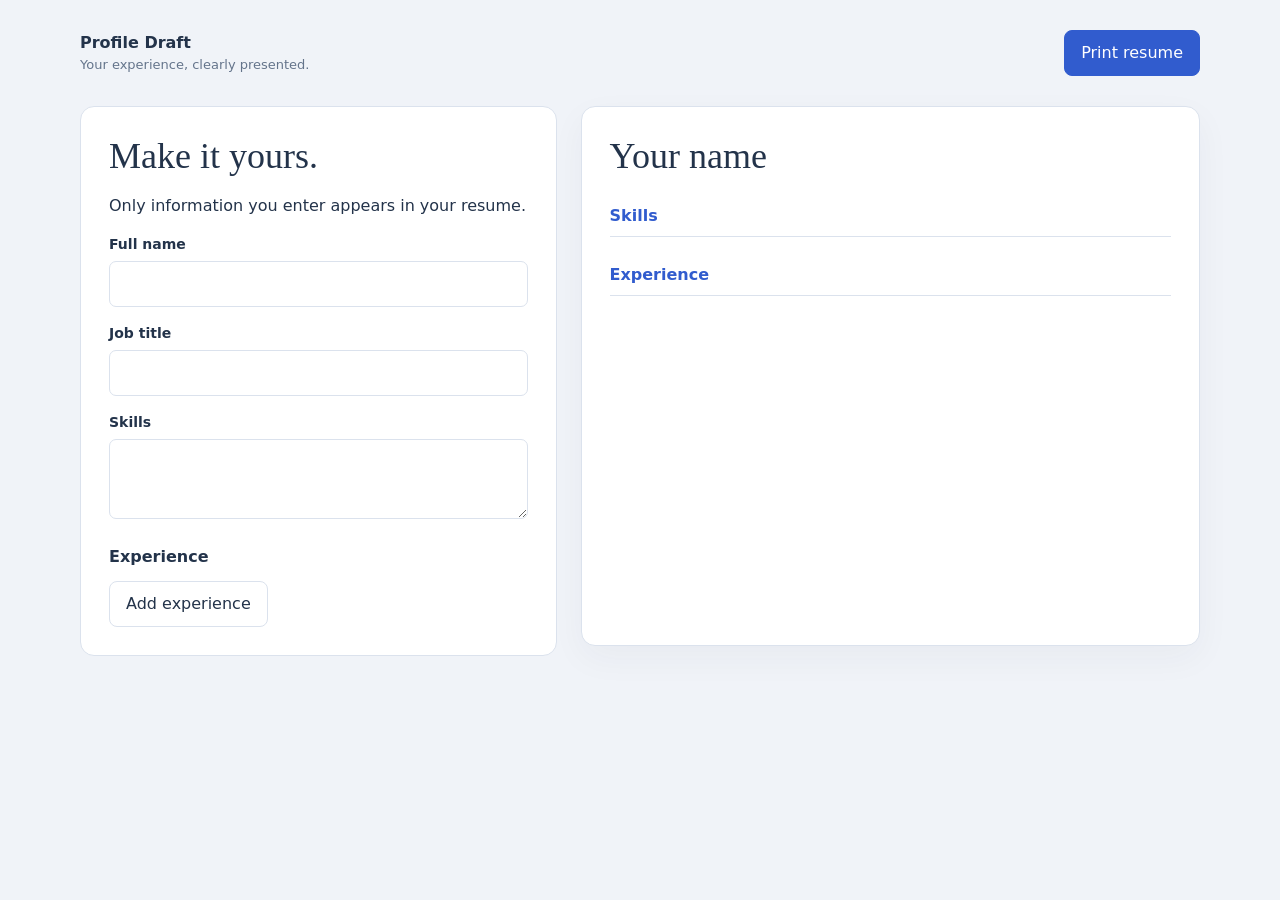
<file: app/designer_editor_reference.html>
<!doctype html><html lang="en"><head><meta charset="utf-8"><meta name="viewport" content="width=device-width,initial-scale=1"><title>Profile Draft</title><style>
:root{--ink:#23334a;--accent:#315cce;--line:#dbe2ed}*{box-sizing:border-box}body{margin:0;background:#f0f3f8;color:var(--ink);font:16px/1.5 system-ui,sans-serif}header,main{width:min(1120px,94%);margin:auto}header{padding:30px 0;display:flex;align-items:center;justify-content:space-between;gap:16px}header p{margin:0;color:#64748b;font-size:13px}main{display:grid;grid-template-columns:minmax(0,1fr) minmax(0,1.3fr);gap:24px;align-items:start;padding-bottom:40px}.editor,.sheet{background:white;border:1px solid var(--line);border-radius:14px;padding:28px}h1{font:36px/1.2 Georgia,serif;margin:0 0 12px}h2{font-size:16px;margin:26px 0 12px}label{display:block;margin:16px 0 6px;font-size:14px;font-weight:600}input,textarea{display:block;width:100%;padding:10px;border:1px solid var(--line);border-radius:7px;font:inherit;color:inherit;background:white}textarea{min-height:80px;resize:vertical}button{cursor:pointer;padding:10px 16px;border:1px solid var(--line);border-radius:8px;font:inherit;background:white;color:var(--ink)}button.primary{background:var(--accent);color:white;border-color:var(--accent)}:focus-visible{outline:3px solid #93b4ff;outline-offset:2px}.entry{border-top:1px solid var(--line);margin-top:20px;padding-bottom:16px}.entry button{margin-top:8px}.sheet{min-height:540px;box-shadow:0 12px 35px #23334a0b}.sheet p,.sheet li{white-space:pre-wrap;overflow-wrap:anywhere}.sheet h2{border-bottom:1px solid var(--line);padding-bottom:8px;color:var(--accent)}@media(max-width:750px){main{grid-template-columns:1fr}.editor,.sheet{padding:20px}header{align-items:start}.sheet{min-height:350px}}@media print{header,.editor{display:none}body{background:white}main{display:block;width:100%;padding:0}.sheet{border:0;box-shadow:none;padding:0;border-radius:0}}
</style></head><body><header><div><strong>Profile Draft</strong><p>Your experience, clearly presented.</p></div><button id="print" class="primary" type="button">Print resume</button></header><main><section class="editor" aria-label="Resume editor"><h1>Make it yours.</h1><p>Only information you enter appears in your resume.</p><label for="name">Full name</label><input id="name" autocomplete="name"><label for="role">Job title</label><input id="role"><label for="skills">Skills</label><textarea id="skills"></textarea><h2>Experience</h2><div id="entries"></div><button id="add" type="button">Add experience</button></section><article class="sheet" aria-label="Resume preview"><h1 id="preview-name">Your name</h1><p id="preview-role"></p><h2>Skills</h2><p id="preview-skills"></p><h2>Experience</h2><ul id="preview-experience"></ul></article></main><script>
const byId=id=>document.getElementById(id);let sequence=0;
function update(){byId('preview-name').textContent=byId('name').value||'Your name';byId('preview-role').textContent=byId('role').value;byId('preview-skills').textContent=byId('skills').value;const list=byId('preview-experience');list.replaceChildren();document.querySelectorAll('#entries textarea').forEach(field=>{if(field.value.trim()){const item=document.createElement('li');item.textContent=field.value;list.appendChild(item)}})}
['name','role','skills'].forEach(id=>byId(id).addEventListener('input',update));
byId('add').addEventListener('click',()=>{const entry=document.createElement('div');entry.className='entry';const label=document.createElement('label');const field=document.createElement('textarea');field.id='experience-'+(++sequence);label.htmlFor=field.id;label.textContent='Role, organization and achievements';const remove=document.createElement('button');remove.type='button';remove.textContent='Remove experience';remove.addEventListener('click',()=>{entry.remove();update()});field.addEventListener('input',update);entry.append(label,field,remove);byId('entries').appendChild(entry);field.focus()});
byId('print').addEventListener('click',()=>window.print());update();
</script></body></html>
</file>
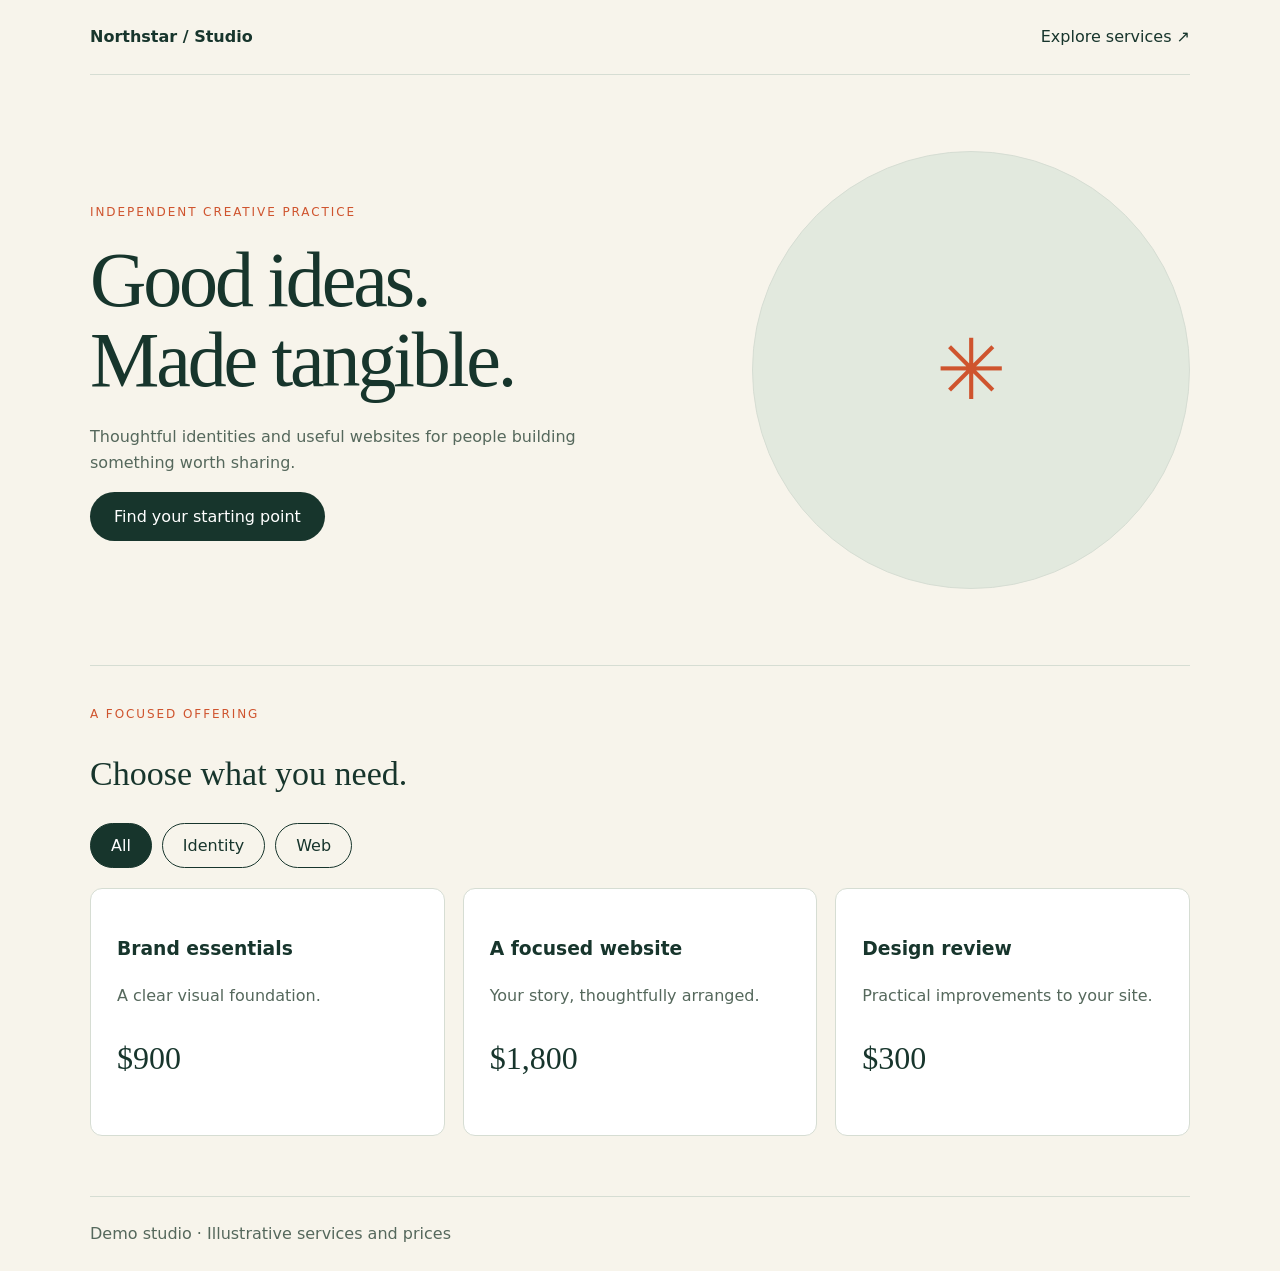
<file: app/designer_reference.html>
<!doctype html>
<html lang="en"><head><meta charset="utf-8"><meta name="viewport" content="width=device-width,initial-scale=1"><title>Northstar Studio</title>
<style>
:root{--paper:#f7f4eb;--ink:#17352c;--accent:#cf542e;--line:#d6ddd3}*{box-sizing:border-box}body{margin:0;background:var(--paper);color:var(--ink);font:16px/1.6 system-ui,sans-serif}button,a{font:inherit}a{color:inherit}button{cursor:pointer}button:focus-visible,a:focus-visible{outline:3px solid var(--accent);outline-offset:4px}.wrap{width:min(1100px,92%);margin:auto}nav{display:flex;align-items:center;justify-content:space-between;padding:24px 0;border-bottom:1px solid var(--line)}nav a{text-decoration:none}.hero{display:grid;grid-template-columns:minmax(0,1.4fr) minmax(0,1fr);gap:48px;padding:76px 0;align-items:center}h1{font:clamp(42px,7vw,78px)/1.03 Georgia,serif;letter-spacing:-.04em;margin:16px 0 24px}h2{font:34px/1.2 Georgia,serif}.eyebrow{font-size:12px;letter-spacing:.16em;text-transform:uppercase;color:var(--accent)}.lead{max-width:48ch}.cta{display:inline-block;background:var(--ink);color:white;padding:12px 24px;border-radius:40px;text-decoration:none}.art{aspect-ratio:1;border:1px solid var(--line);border-radius:50%;display:grid;place-content:center;background:#e2e9de;font:84px Georgia;color:var(--accent)}.services{padding:34px 0 60px;border-top:1px solid var(--line)}.switches{display:flex;flex-wrap:wrap;gap:10px;margin:20px 0}.switches button{padding:9px 20px;border:1px solid var(--ink);border-radius:30px;background:transparent;color:var(--ink)}.switches button[aria-pressed="true"]{background:var(--ink);color:white}.grid{display:grid;grid-template-columns:repeat(3,minmax(0,1fr));gap:18px}.card{padding:26px;background:white;border:1px solid var(--line);border-radius:12px}.card[hidden]{display:none}.price{font:32px Georgia}.muted{color:#55685c}footer{padding:24px 0;border-top:1px solid var(--line)}@media(max-width:640px){.hero{grid-template-columns:1fr;padding:40px 0;gap:24px}.art{max-width:220px}.grid{grid-template-columns:1fr}nav{gap:16px}}
</style></head><body><div class="wrap"><nav><strong>Northstar / Studio</strong><a href="#services">Explore services ↗</a></nav><main><section class="hero"><div><span class="eyebrow">Independent creative practice</span><h1>Good ideas.<br>Made tangible.</h1><p class="lead muted">Thoughtful identities and useful websites for people building something worth sharing.</p><a class="cta" href="#services">Find your starting point</a></div><div class="art" aria-hidden="true">✳</div></section><section class="services" id="services"><span class="eyebrow">A focused offering</span><h2>Choose what you need.</h2><div class="switches" aria-label="Filter services"><button type="button" data-filter="all" aria-pressed="true">All</button><button type="button" data-filter="identity" aria-pressed="false">Identity</button><button type="button" data-filter="web" aria-pressed="false">Web</button></div><div class="grid"><article class="card" data-category="identity"><h3>Brand essentials</h3><p class="muted">A clear visual foundation.</p><p class="price">$900</p></article><article class="card" data-category="web"><h3>A focused website</h3><p class="muted">Your story, thoughtfully arranged.</p><p class="price">$1,800</p></article><article class="card" data-category="web"><h3>Design review</h3><p class="muted">Practical improvements to your site.</p><p class="price">$300</p></article></div></section></main><footer class="muted">Demo studio · Illustrative services and prices</footer></div><script>
const buttons=document.querySelectorAll('[data-filter]');const cards=document.querySelectorAll('[data-category]');buttons.forEach(button=>button.addEventListener('click',()=>{const category=button.dataset.filter;buttons.forEach(item=>item.setAttribute('aria-pressed',String(item===button)));cards.forEach(card=>card.hidden=category!=='all'&&card.dataset.category!==category)}));
</script></body></html>
</file>
